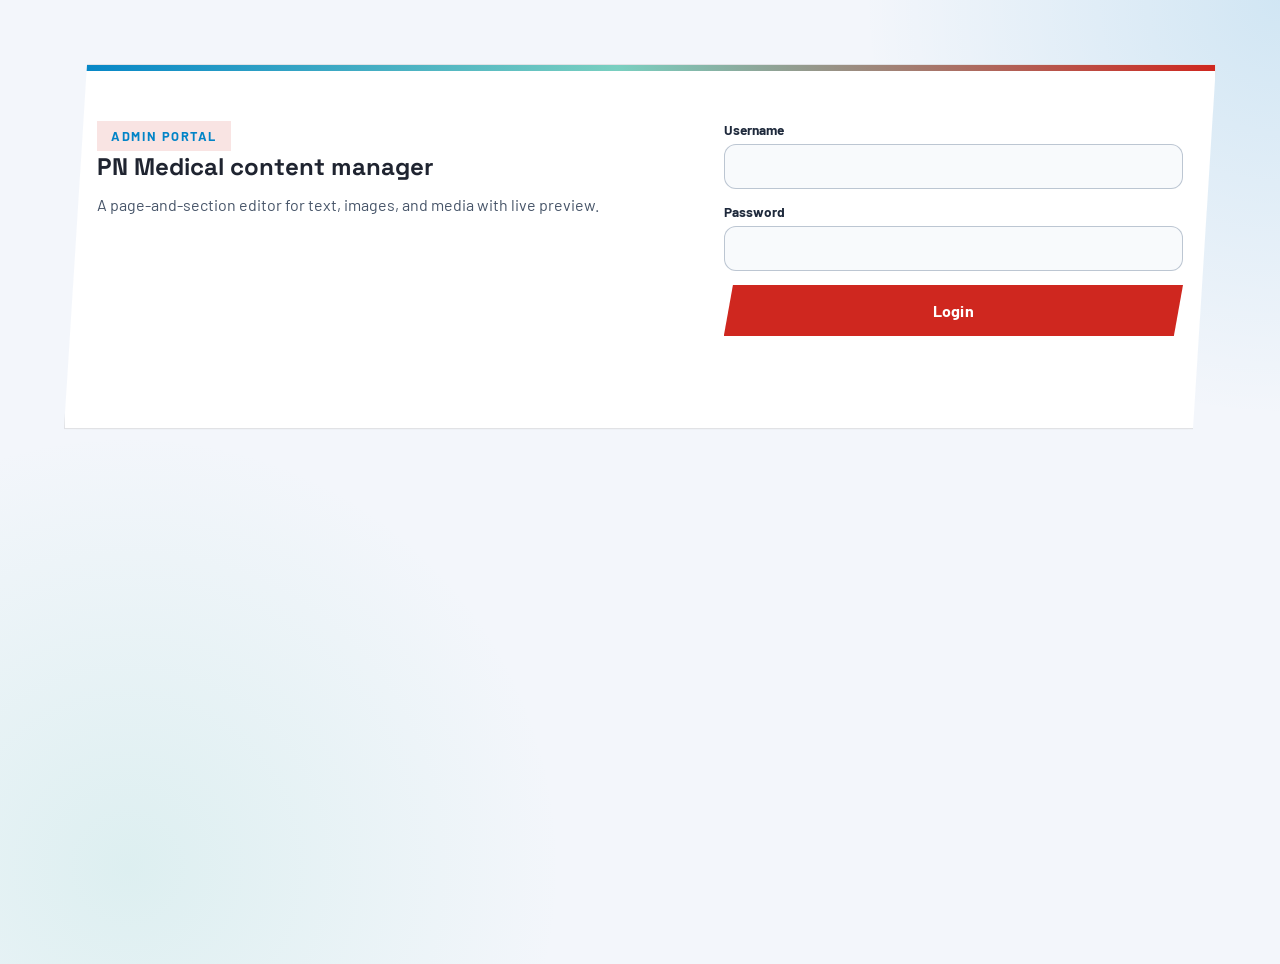
<file: admin.html>
<!DOCTYPE html>
<html lang="en">
<head>
    <meta charset="UTF-8">
    <meta name="viewport" content="width=device-width, initial-scale=1.0">
    <title>PN Medical | Admin</title>
    <meta name="description" content="PN Medical content administration panel.">
    <link rel="preconnect" href="https://fonts.googleapis.com">
    <link rel="preconnect" href="https://fonts.gstatic.com" crossorigin>
    <link href="https://fonts.googleapis.com/css2?family=Barlow:wght@400;500;600;700;800&family=Space+Grotesk:wght@500;700&display=swap" rel="stylesheet">
    <link rel="stylesheet" href="styles.css">
    <link rel="stylesheet" href="admin.css">
</head>
<body class="admin-page">
    <main class="admin-shell">
        <section id="admin-login" class="admin-login angular-card">
            <div class="admin-login__copy">
                <span class="eyebrow">Admin Portal</span>
                <h1>PN Medical content manager</h1>
                <p>A page-and-section editor for text, images, and media with live preview.</p>
            </div>
            <form id="admin-login-form" class="admin-login__form">
                <label>
                    <span>Username</span>
                    <input type="text" name="username" autocomplete="username" required>
                </label>
                <label>
                    <span>Password</span>
                    <input type="password" name="password" autocomplete="current-password" required>
                </label>
                <button class="button button--primary angular-card" type="submit">Login</button>
            </form>
            <p id="admin-login-error" class="admin-status admin-status--error" role="alert" aria-live="polite"></p>
        </section>

        <section id="admin-editor" class="admin-portal" hidden>
            <header class="admin-toolbar angular-card">
                <div class="admin-toolbar__title">
                    <span class="eyebrow">CMS Workspace</span>
                    <h1>Page-based editor with live preview</h1>
                    <p>Pick a page on the left, choose a section, then edit only the content for that block.</p>
                </div>
                <div class="admin-toolbar__actions">
                    <label class="admin-search">
                        <span>Search sections</span>
                        <input id="admin-search" type="search" placeholder="Search page sections or field names">
                    </label>
                    <button id="admin-save" class="button button--primary angular-card" type="button">Save</button>
                    <button id="admin-reset" class="button button--secondary angular-card" type="button">Reset</button>
                    <button id="admin-logout" class="button button--secondary angular-card" type="button">Logout</button>
                </div>
            </header>

            <p id="admin-status" class="admin-status" aria-live="polite"></p>

            <div class="admin-layout">
                <section class="admin-stage admin-preview-panel angular-card">
                    <div class="admin-panel__header">
                        <div>
                            <h2>Live preview</h2>
                            <p id="admin-preview-caption">Current page view for the selected section.</p>
                        </div>
                    </div>
                    <div class="admin-preview-toolbar" role="toolbar" aria-label="Preview viewport selector">
                        <button type="button" class="admin-preview-toolbar__button is-active" data-viewport="mobile" aria-label="Mobile 375 by 667">📱 Mobile</button>
                        <button type="button" class="admin-preview-toolbar__button" data-viewport="tablet" aria-label="Tablet 768 by 1024">📱 Tablet</button>
                        <button type="button" class="admin-preview-toolbar__button" data-viewport="laptop" aria-label="Laptop 1024 by 768">💻 Laptop</button>
                        <button type="button" class="admin-preview-toolbar__button" data-viewport="wide" aria-label="Wide screen 1440 pixels">📺 Wide</button>
                    </div>
                    <div class="admin-preview-frame__shell">
                        <div class="admin-preview-frame__viewport" id="admin-preview-viewport" data-viewport="mobile">
                            <iframe id="admin-preview-frame" title="PN Medical live preview"></iframe>
                        </div>
                    </div>
                    <div id="admin-preview-links" class="admin-preview-links"></div>
                </section>

                <aside class="admin-workbench">
                    <header class="admin-selection angular-card">
                        <div>
                            <span class="eyebrow">Context</span>
                            <h2 id="admin-section-title"></h2>
                            <p id="admin-section-summary"></p>
                        </div>
                        <div class="admin-selection__meta">
                            <span id="admin-page-badge" class="admin-pill admin-pill--muted"></span>
                            <span id="admin-page-count" class="admin-pill admin-pill--muted"></span>
                            <span id="admin-section-count" class="admin-pill admin-pill--muted"></span>
                            <span id="admin-section-field-count" class="admin-pill"></span>
                            <span id="admin-section-preview-label" class="admin-pill admin-pill--muted"></span>
                            <div class="admin-selection__actions">
                                <button id="admin-save-section" class="button button--primary angular-card" type="button">Save section</button>
                                <button id="admin-revert-section" class="button button--secondary angular-card" type="button">Revert section</button>
                            </div>
                        </div>
                        <div class="admin-context-controls">
                            <label>
                                <span>Page</span>
                                <select id="admin-page-select" aria-label="Select page"></select>
                            </label>
                            <label>
                                <span>Section</span>
                                <select id="admin-section-select" aria-label="Select section"></select>
                            </label>
                        </div>
                    </header>

                    <section class="admin-selected-field angular-card">
                        <div class="admin-panel__header">
                            <div>
                                <h2>Selected element</h2>
                                <p id="admin-inspector-hint">Click an element in the live preview to open focused inspector controls.</p>
                            </div>
                            <span id="admin-selected-field-kind" class="admin-pill"></span>
                        </div>
                        <div id="admin-selected-field-editor" class="admin-selected-field__editor"></div>
                    </section>
                    <section class="admin-data-staging" aria-hidden="true">
                        <div id="admin-page-list" class="admin-page-list"></div>
                        <div id="admin-section-list" class="admin-section-list"></div>
                        <div id="admin-section-thumbs" class="admin-asset-library"></div>
                        <div id="admin-field-list" class="admin-field-list"></div>
                    </section>
                </aside>
            </div>
        </section>
    </main>

    <datalist id="admin-image-assets"></datalist>
    <datalist id="admin-media-assets"></datalist>

    <script src="site.js?v=20260724"></script>
    <script src="admin.js"></script>
</body>
</html>
</file>
<file: styles.css>
:root {
    --crimson-red: #cf271f;
    --deep-teal: #0f766e;
    --mint-teal: #79cfc0;
    --wine: #7f163d;
    --charcoal-slate: #1f2430;
    --sky-blue: #0284c7;
    --paper: #f8fafc;
    --mist: #e2e8f0;
    --ink: #0f172a;
    --white: #ffffff;
    --shadow-soft: 0 16px 40px rgba(15, 23, 42, 0.08);
    --shadow-card: 0 18px 36px rgba(15, 23, 42, 0.12);
    --max-width: 1180px;
}

* { box-sizing: border-box; }
html { scroll-behavior: smooth; }

body {
    margin: 0;
    font-family: "Barlow", sans-serif;
    color: var(--ink);
    overflow-x: hidden;
    background:
        radial-gradient(circle at top left, rgba(207, 39, 31, 0.08), transparent 24%),
        linear-gradient(180deg, #f3f4f6 0%, #f8fafc 35%, #ffffff 100%);
}

    body[data-page="products"] main,
    body[data-page="accreditation"] main,
    body[data-page="faq"] main,
    body[data-page="news"] main,
    body[data-page="contact"] main {
        background:
        radial-gradient(circle at 88% 8%, rgba(121, 207, 192, 0.11), transparent 24%),
        radial-gradient(circle at 8% 95%, rgba(126, 22, 61, 0.08), transparent 30%);
    }

a { color: inherit; text-decoration: none; }
img, video { display: block; max-width: 100%; }
button, input, textarea, select { font: inherit; }

.container {
    width: min(calc(100% - 2rem), var(--max-width));
    margin: 0 auto;
}

.section { padding: 5rem 0; }
.section--tight { padding: 4rem 0; }

body[data-page="home"] .section { padding: 3.35rem 0; }

body[data-page="home"] .section--tight { padding: 2.35rem 0; }

.eyebrow {
    display: inline-flex;
    align-items: center;
    gap: 0.5rem;
    padding: 0.45rem 0.9rem;
    font-size: 0.8rem;
    font-weight: 700;
    letter-spacing: 0.12em;
    text-transform: uppercase;
    background: rgba(207, 39, 31, 0.12);
    color: var(--sky-blue);
}

.angular-card { clip-path: polygon(2% 0%, 100% 0%, 98% 100%, 0% 100%); }
.angular-hero-banner { clip-path: polygon(0 0, 100% 0, 100% 90%, 0 100%); }

@supports not (clip-path: polygon(0 0, 100% 0, 100% 100%, 0 100%)) {
    .angular-card,
    .angular-hero-banner {
        clip-path: none;
        border-radius: 14px;
    }
}

.top-bar {
    background: var(--charcoal-slate);
    color: var(--white);
    font-size: 0.85rem;
}

.top-bar__inner {
    min-height: 2.85rem;
    display: flex;
    justify-content: space-between;
    align-items: center;
    gap: 1rem;
    flex-wrap: wrap;
}

.top-bar__item {
    display: inline-flex;
    align-items: center;
    gap: 0.45rem;
}

.top-bar a { color: #8bc2f4; }

.site-header {
    position: sticky;
    top: 0;
    z-index: 20;
    background: rgba(255, 255, 255, 0.97);
    backdrop-filter: blur(18px);
    border-bottom: 1px solid rgba(148, 163, 184, 0.18);
}

.site-header::before {
    content: "";
    position: absolute;
    inset: 0 0 auto;
    height: 0.35rem;
    background: linear-gradient(90deg, var(--crimson-red), #ef4444 58%, var(--crimson-red));
}

.site-header__inner {
    min-height: 5.65rem;
    display: flex;
    justify-content: space-between;
    align-items: center;
    gap: 1.5rem;
}

.brand {
    display: inline-flex;
    align-items: center;
    gap: 1rem;
}

.brand__logo {
    width: clamp(11rem, 18vw, 16rem);
    height: auto;
    flex: 0 0 auto;
}

.brand__tagline,
.hero__copy h1,
.section-heading h2,
.page-intro h1,
.product-feature__content h3 {
    font-family: "Space Grotesk", sans-serif;
}

.brand__tagline {
    max-width: 20rem;
    font-size: 0.92rem;
    line-height: 1.35;
    color: #475569;
}

.site-nav {
    display: flex;
    align-items: center;
    gap: 1.25rem;
    flex-wrap: wrap;
    justify-content: flex-end;
}

.menu-toggle {
    display: none;
    width: 3rem;
    height: 3rem;
    border: 1px solid rgba(148, 163, 184, 0.5);
    border-radius: 0.75rem;
    background: rgba(255, 255, 255, 0.95);
    align-items: center;
    justify-content: center;
    gap: 0.28rem;
    flex-direction: column;
    cursor: pointer;
}

.menu-toggle span {
    display: block;
    width: 1.35rem;
    height: 0.14rem;
    background: var(--charcoal-slate);
    transition: transform 0.2s ease, opacity 0.2s ease;
}

.menu-toggle.is-open span:nth-child(1) {
    transform: translateY(0.42rem) rotate(45deg);
}

.menu-toggle.is-open span:nth-child(2) {
    opacity: 0;
}

.menu-toggle.is-open span:nth-child(3) {
    transform: translateY(-0.42rem) rotate(-45deg);
}

.site-nav a {
    font-size: 0.95rem;
    font-weight: 700;
    color: #334155;
}

.site-nav a:hover,
.site-nav a:focus-visible,
.site-nav a.is-active {
    color: var(--crimson-red);
}

.hero {
    position: relative;
    overflow: hidden;
    background:
        radial-gradient(circle at 70% 22%, rgba(121, 207, 192, 0.24), transparent 22%),
        radial-gradient(circle at 58% 34%, rgba(126, 22, 61, 0.45), transparent 32%),
        linear-gradient(132deg, #171c28 34%, #761735 72%, #cc2340 100%);
    color: var(--white);
}

.hero::before,
.hero::after {
    content: "";
    position: absolute;
    width: 24rem;
    height: 24rem;
    background: rgba(255, 255, 255, 0.08);
    transform: rotate(26deg);
}

.hero::before { inset: auto auto -14% -8%; }
.hero::after { inset: 8% -10% auto auto; background: rgba(121, 207, 192, 0.24); }

.hero__layout {
    position: relative;
    z-index: 1;
    min-height: 38rem;
    display: grid;
    grid-template-columns: 1.02fr 0.98fr;
    gap: 2rem;
    align-items: center;
    padding: 4.5rem 0 6.5rem;
}

.hero__copy { display: grid; align-content: center; }

.hero__copy .eyebrow {
    background: rgba(121, 207, 192, 0.2);
    color: #d8fff8;
}

.hero__copy h1 {
    margin: 1rem 0;
    font-size: clamp(2.7rem, 6vw, 5.4rem);
    line-height: 0.92;
    letter-spacing: -0.05em;
    text-transform: uppercase;
    text-shadow: 0 12px 28px rgba(0, 0, 0, 0.34);
}

.hero__copy h1 span {
    display: inline-block;
    margin-top: 0.45rem;
    padding: 0.25rem 0.7rem;
    background: linear-gradient(90deg, rgba(121, 207, 192, 0.95), rgba(145, 225, 213, 0.92));
    color: #11343a;
    text-align: center;
    transform: rotate(-2.5deg);
    transform-origin: left center;
}

.hero__copy p {
    max-width: 40rem;
    font-size: 1.15rem;
    line-height: 1.7;
    color: rgba(255, 255, 255, 0.84);
}

.hero__actions {
    margin-top: 2rem;
    display: flex;
    flex-wrap: wrap;
    gap: 1rem;
}

.button {
    display: inline-flex;
    align-items: center;
    justify-content: center;
    min-height: 3.2rem;
    padding: 0 1.35rem;
    border: none;
    color: var(--white);
    font-weight: 700;
    letter-spacing: 0.01em;
    cursor: pointer;
    transition: transform 0.2s ease, box-shadow 0.2s ease, background 0.2s ease;
}

.button:hover,
.button:focus-visible {
    transform: translateY(-2px);
    box-shadow: var(--shadow-card);
}

.button--primary { background: var(--crimson-red); }
.button--secondary { background: var(--charcoal-slate); }

.hero__panel {
    justify-self: end;
    width: min(100%, 34rem);
    padding: 1rem;
    background: linear-gradient(170deg, rgba(17, 22, 35, 0.78), rgba(17, 22, 35, 0.48));
    border: 1px solid rgba(255, 255, 255, 0.12);
    box-shadow: var(--shadow-soft);
}

.hero__showcase { display: grid; gap: 0.85rem; }

.hero__video-card,
.hero__insight-card {
    overflow: hidden;
    background: rgba(15, 23, 42, 0.4);
    border: 1px solid rgba(255, 255, 255, 0.12);
}

.hero__insight-card {
    border-left: 4px solid var(--mint-teal);
}

.hero__video-card video {
    width: 100%;
    aspect-ratio: 16 / 9;
    object-fit: contain;
    background: #ffffff;
}

.hero__video-copy,
.hero__insight-card { padding: 1rem 1.1rem 1.15rem; }
.hero__video-copy { display: grid; gap: 0.35rem; }
.hero__video-copy strong, .hero__insight-card strong { font-size: 1rem; }

.hero__video-copy span,
.hero__insight-card ul {
    color: rgba(255, 255, 255, 0.78);
    line-height: 1.55;
}

.hero__insight-card ul {
    margin: 0.85rem 0 0;
    padding-left: 1rem;
    display: grid;
    gap: 0.65rem;
}

.hero__metrics-list {
    margin: 1.5rem 0 0;
    padding: 0;
    list-style: none;
    display: flex;
    flex-wrap: wrap;
    gap: 0.75rem;
}

.hero__metric-pill {
    padding: 0.75rem 0.95rem;
    background: rgba(121, 207, 192, 0.2);
    color: rgba(255, 255, 255, 0.9);
    font-size: 0.95rem;
    line-height: 1.4;
}

.flyer-spotlight {
    padding-top: 2.8rem;
}

.flyer-spotlight__layout {
    display: grid;
    grid-template-columns: 1.16fr 0.84fr;
    gap: 1.2rem;
}

.flyer-spotlight__main,
.flyer-spotlight__cta {
    background: rgba(255, 255, 255, 0.96);
    border: 1px solid rgba(226, 232, 240, 0.92);
    box-shadow: var(--shadow-soft);
    padding: 1.25rem;
}

.flyer-spotlight__copy h2 {
    margin: 0;
    font-size: clamp(1.7rem, 3.3vw, 2.4rem);
    color: var(--charcoal-slate);
    font-family: "Space Grotesk", sans-serif;
}

.flyer-spotlight__copy p {
    margin: 0.85rem 0 0;
    color: #475569;
    line-height: 1.65;
}

.flyer-spotlight__emphasis {
    font-weight: 700;
    color: #334155;
}

.flyer-spotlight__protocol {
    margin-top: 1rem;
    padding: 1rem;
    background: linear-gradient(180deg, rgba(121, 207, 192, 0.26), rgba(121, 207, 192, 0.1));
    border: 1px solid rgba(121, 207, 192, 0.45);
}

.flyer-spotlight__protocol h3 {
    margin: 0 0 0.75rem;
    color: #21434a;
    font-size: 1.3rem;
}

.flyer-spotlight__protocol img {
    width: 100%;
    height: auto;
}

.flyer-spotlight__protocol-footer {
    margin: 0.7rem 0 0;
    text-align: center;
    font-weight: 700;
    color: #21434a;
}

.flyer-spotlight__disclaimer {
    margin: 0.95rem 0 0;
    font-size: 0.82rem;
    font-style: italic;
    line-height: 1.55;
    color: #475569;
}

.flyer-spotlight__cta {
    background: linear-gradient(163deg, #7f163d 0%, #b01c3d 54%, #c32649 100%);
    color: var(--white);
    display: grid;
    align-content: start;
    justify-items: center;
    gap: 1rem;
    position: relative;
    overflow: hidden;
}

.flyer-spotlight__cta::after {
    content: "";
    position: absolute;
    width: 140%;
    height: 2.9rem;
    background: linear-gradient(90deg, rgba(121, 207, 192, 1), rgba(180, 239, 229, 1));
    left: -20%;
    top: 1rem;
    transform: rotate(-8deg);
    opacity: 0.85;
}

.flyer-spotlight__badge {
    margin-top: 2.2rem;
    width: min(14rem, 88%);
    height: auto;
    z-index: 1;
}

.flyer-spotlight__cta h3 {
    margin: 0;
    text-align: center;
    font-size: clamp(1.7rem, 3.5vw, 2.5rem);
    line-height: 1.05;
    font-family: "Space Grotesk", sans-serif;
    z-index: 1;
}

.flyer-spotlight__cta ul {
    margin: 0;
    padding: 0;
    list-style: none;
    display: grid;
    gap: 0.4rem;
    text-align: center;
    z-index: 1;
}

.flyer-spotlight__cta .button {
    z-index: 1;
}

.hero__metric {
    display: grid;
    gap: 1rem;
}

.hero__metric-card {
    padding: 1.35rem;
    background: rgba(15, 23, 42, 0.26);
    border: 1px solid rgba(255, 255, 255, 0.08);
}

.hero__metric-card strong {
    display: block;
    margin-bottom: 0.35rem;
    font-size: 1rem;
}

.page-intro {
    position: relative;
    overflow: hidden;
    padding: 3.2rem 0 2.8rem;
    background:
        var(--intro-orb-a, radial-gradient(circle at 74% 18%, rgba(121, 207, 192, 0.24), transparent 24%)),
        var(--intro-orb-b, radial-gradient(circle at 18% 82%, rgba(126, 22, 61, 0.32), transparent 32%)),
        var(--intro-main-gradient, linear-gradient(132deg, #171c28 34%, #761735 72%, #cc2340 100%));
    color: var(--white);
}

.page-intro::before,
.page-intro::after {
    content: "";
    position: absolute;
    width: 22rem;
    height: 22rem;
    transform: rotate(24deg);
    z-index: 0;
}

.page-intro::before {
    inset: auto -8% -58% auto;
    background: var(--intro-shape-a, rgba(121, 207, 192, 0.22));
}

.page-intro::after {
    inset: -56% auto auto -10%;
    background: var(--intro-shape-b, rgba(255, 255, 255, 0.1));
}

.page-intro__layout {
    position: relative;
    z-index: 1;
    display: grid;
    grid-template-columns: minmax(0, 1.15fr) minmax(18rem, 0.85fr);
    align-items: start;
    gap: 2rem;
}

.section-heading {
    display: flex;
    justify-content: space-between;
    align-items: flex-start;
    gap: 1rem;
}

.page-intro__side,
.section-heading__side {
    width: min(100%, 22rem);
    display: grid;
    gap: 0.85rem;
}

.context-visual-card {
    padding: 0.65rem;
    background: rgba(255, 255, 255, 0.92);
    border: 1px solid rgba(226, 232, 240, 0.92);
    box-shadow: var(--shadow-soft);
}

.context-visual-card img {
    width: 100%;
    height: 10.5rem;
    object-fit: cover;
    object-position: center;
    border-radius: 0.65rem;
}

.context-visual-card h3 {
    margin: 0.6rem 0 0;
    font-size: 0.98rem;
    color: var(--charcoal-slate);
}

.page-intro h1,
.section-heading h2 {
    margin: 0.8rem 0 0;
    font-size: clamp(2rem, 4vw, 3rem);
    color: var(--charcoal-slate);
}

.page-intro h1 {
    color: var(--white);
    text-shadow: 0 10px 22px rgba(0, 0, 0, 0.28);
}

.page-intro h1::after,
.section-heading h2::after {
    content: "";
    display: block;
    width: 5.5rem;
    height: 0.32rem;
    margin-top: 0.9rem;
    background: linear-gradient(90deg, var(--crimson-red), rgba(207, 39, 31, 0));
}

.page-intro h1::after {
    background: linear-gradient(90deg, rgba(121, 207, 192, 1), rgba(121, 207, 192, 0));
}

.page-intro p,
.section-heading p,
.overview-card p,
.summary-panel p,
.callout-panel p,
.product-card__body p,
.news-card__body p,
.faq-answer,
.inquiry__copy p,
.panel-card p,
.product-feature__content p,
.product-feature__warning p,
.compliance-band p {
    margin: 0;
    color: #475569;
    line-height: 1.68;
}

.page-intro p {
    color: rgba(255, 255, 255, 0.86);
}

.page-intro .eyebrow {
    background: rgba(121, 207, 192, 0.2);
    color: #0284c7;
}

body[data-page="products"] {
    --intro-main-gradient: linear-gradient(132deg, #14202a 28%, #0f5f67 66%, #0f766e 100%);
    --intro-orb-a: radial-gradient(circle at 86% 22%, rgba(147, 224, 213, 0.26), transparent 24%);
    --intro-orb-b: radial-gradient(circle at 20% 82%, rgba(2, 132, 199, 0.2), transparent 30%);
    --intro-shape-a: rgba(121, 207, 192, 0.22);
    --intro-shape-b: rgba(255, 255, 255, 0.12);
}

body[data-page="accreditation"] {
    --intro-main-gradient: linear-gradient(132deg, #161a24 34%, #4a355f 68%, #7f163d 100%);
    --intro-orb-a: radial-gradient(circle at 82% 18%, rgba(213, 195, 255, 0.24), transparent 25%);
    --intro-orb-b: radial-gradient(circle at 18% 84%, rgba(121, 207, 192, 0.2), transparent 28%);
    --intro-shape-a: rgba(196, 167, 255, 0.22);
    --intro-shape-b: rgba(255, 255, 255, 0.1);
}

body[data-page="faq"] {
    --intro-main-gradient: linear-gradient(132deg, #132030 30%, #1f4f77 66%, #0284c7 100%);
    --intro-orb-a: radial-gradient(circle at 80% 22%, rgba(156, 219, 255, 0.26), transparent 24%);
    --intro-orb-b: radial-gradient(circle at 14% 80%, rgba(121, 207, 192, 0.2), transparent 30%);
    --intro-shape-a: rgba(135, 212, 255, 0.2);
    --intro-shape-b: rgba(255, 255, 255, 0.12);
}

body[data-page="news"] {
    --intro-main-gradient: linear-gradient(132deg, #1d1f2d 30%, #5a1e45 64%, #cf271f 100%);
    --intro-orb-a: radial-gradient(circle at 84% 18%, rgba(255, 181, 205, 0.25), transparent 24%);
    --intro-orb-b: radial-gradient(circle at 16% 84%, rgba(121, 207, 192, 0.18), transparent 28%);
    --intro-shape-a: rgba(255, 180, 197, 0.2);
    --intro-shape-b: rgba(255, 255, 255, 0.1);
}

body[data-page="contact"] {
    --intro-main-gradient: linear-gradient(132deg, #152026 30%, #315366 62%, #0f766e 100%);
    --intro-orb-a: radial-gradient(circle at 84% 20%, rgba(161, 238, 227, 0.24), transparent 24%);
    --intro-orb-b: radial-gradient(circle at 16% 84%, rgba(177, 204, 255, 0.2), transparent 28%);
    --intro-shape-a: rgba(147, 235, 222, 0.2);
    --intro-shape-b: rgba(255, 255, 255, 0.1);
}

.page-intro p,
.section-heading p { max-width: 40rem; }

.overview-grid,
.news-grid,
.product-grid {
    display: grid;
    grid-template-columns: repeat(auto-fit, minmax(280px, 1fr));
    gap: 1.5rem;
}

.accreditation-gallery {
    margin-top: 1.4rem;
    display: grid;
    grid-template-columns: repeat(auto-fit, minmax(220px, 1fr));
    gap: 1rem;
}

.accreditation-gallery__card {
    background: rgba(255, 255, 255, 0.96);
    border: 1px solid rgba(226, 232, 240, 0.92);
    box-shadow: var(--shadow-soft);
    overflow: hidden;
}

.accreditation-gallery__card img {
    width: 100%;
    height: 12rem;
    object-fit: cover;
    object-position: center;
    background: #f8fafc;
}

.accreditation-gallery__copy {
    padding: 0.95rem;
}

.accreditation-gallery__copy h3 {
    margin: 0;
    color: var(--charcoal-slate);
    font-size: 1.02rem;
}

.accreditation-gallery__copy p {
    margin: 0.6rem 0 0;
    color: #475569;
    line-height: 1.55;
    font-size: 0.94rem;
}

.overview-card,
.summary-panel,
.callout-panel,
.product-card,
.news-card,
.faq-item,
.panel-card,
.product-feature,
.catalog-panel,
.compliance-band {
    background: rgba(255, 255, 255, 0.96);
    border: 1px solid rgba(226, 232, 240, 0.92);
    box-shadow: var(--shadow-soft);
}

.overview-card {
    padding: 1.6rem;
    display: grid;
    gap: 0.8rem;
}

.overview-card h3,
.summary-panel h2,
.callout-panel h2,
.panel-card h3,
.news-card__body h3,
.product-card__body h3,
.product-feature__list h4,
.product-feature__warning strong,
.product-feature__content h3 {
    margin: 0;
    color: var(--charcoal-slate);
}

.overview-card a,
.site-footer__nav a { color: var(--crimson-red); font-weight: 700; }

.preview-link span {
    color: rgba(255, 255, 255, 0.92);
    font-weight: 700;
}

.preview-links {
    display: grid;
    grid-template-columns: repeat(auto-fit, minmax(280px, 1fr));
    gap: 1rem;
}

.preview-link {
    padding: 1.6rem;
    background: linear-gradient(145deg, rgba(31, 36, 48, 0.95), rgba(207, 39, 31, 0.9));
    color: var(--white);
    display: grid;
    gap: 0.6rem;
}

.preview-link strong { font-size: 1.25rem; }

.summary-panel,
.callout-panel {
    padding: 2rem;
    display: grid;
    grid-template-columns: 1.1fr 0.9fr;
    gap: 1.5rem;
    align-items: center;
}

.callout-panel { background: linear-gradient(145deg, rgba(31, 36, 48, 0.98), rgba(31, 36, 48, 0.9)); }
.callout-panel h2, .callout-panel p { color: var(--white); }

.credibility {
    display: grid;
    grid-template-columns: 1.15fr 0.85fr;
    gap: 1.5rem;
}

.panel-card { padding: 2rem; }
.panel-card--accent { border-left: 5px solid var(--crimson-red); }

.credentials-list,
.stats-list,
.contact-list {
    margin: 1.25rem 0 0;
    padding: 0;
    list-style: none;
    display: grid;
    gap: 0.85rem;
}

.credentials-list li,
.stats-list li,
.contact-list li {
    padding-bottom: 0.85rem;
    border-bottom: 1px solid rgba(148, 163, 184, 0.2);
}

.product-feature {
    margin-bottom: 2rem;
    overflow: hidden;
}

.product-jump-panel {
    margin-bottom: 2rem;
    padding: 1.4rem;
    background: rgba(255, 255, 255, 0.96);
    border: 1px solid rgba(226, 232, 240, 0.92);
    box-shadow: var(--shadow-soft);
}

.product-jump-panel h3 {
    margin: 0 0 0.9rem;
    color: var(--charcoal-slate);
    font-family: "Space Grotesk", sans-serif;
}

.product-jump-links {
    display: grid;
    grid-template-columns: repeat(auto-fit, minmax(220px, 1fr));
    gap: 0.75rem;
}

.product-jump-link {
    min-height: 2.9rem;
    padding: 0.75rem 0.95rem;
    display: inline-flex;
    align-items: center;
    background: #f8fbfd;
    border: 1px solid rgba(207, 39, 31, 0.15);
    color: #334155;
    font-weight: 700;
}

.product-jump-link:hover,
.product-jump-link:focus-visible {
    color: var(--crimson-red);
    border-color: rgba(207, 39, 31, 0.35);
}

.product-feature__layout {
    display: grid;
    grid-template-columns: 1.08fr 0.92fr;
    align-items: stretch;
}

.product-feature__visual {
    padding: 1.1rem;
    background: linear-gradient(180deg, rgba(248, 250, 252, 0.94), rgba(226, 232, 240, 0.94)), var(--paper);
    display: grid;
    place-items: center;
    min-height: 100%;
}

.product-feature__visual img {
    width: min(100%, 38rem);
    height: auto;
    max-height: clamp(20rem, 42vw, 34rem);
    object-fit: contain;
    object-position: center;
    padding: 0.45rem;
    border-radius: 0.9rem;
    background: rgba(255, 255, 255, 0.82);
    border: 1px solid rgba(226, 232, 240, 0.95);
    box-shadow: 0 18px 40px rgba(15, 23, 42, 0.18);
}

.product-feature__content {
    padding: 2rem;
    display: grid;
    gap: 1.2rem;
    order: 1;
}

.product-feature__visual {
    order: 2;
}

.product-feature__content h3 {
    font-size: clamp(2rem, 3vw, 2.75rem);
    line-height: 1.05;
}

.product-feature__lists {
    display: grid;
    grid-template-columns: repeat(2, minmax(0, 1fr));
    gap: 1rem;
}

.product-feature__list,
.product-feature__benefits,
.product-feature__warning,
.catalog-panel,
.compliance-band {
    padding: 1.2rem;
    background: #f8fbfd;
    border: 1px solid rgba(207, 39, 31, 0.12);
}

.product-feature__list ul {
    margin: 0.9rem 0 0;
    padding-left: 1.1rem;
    display: grid;
    gap: 0.6rem;
    color: #334155;
    line-height: 1.55;
}

.product-feature__benefits {
    display: flex;
    flex-wrap: wrap;
    gap: 0.7rem;
}

.product-feature__benefits span {
    display: inline-flex;
    align-items: center;
    min-height: 2.5rem;
    padding: 0.55rem 0.9rem;
    background: rgba(207, 39, 31, 0.08);
    color: var(--crimson-red);
    font-weight: 700;
}

.product-feature__warning {
    border-color: rgba(207, 39, 31, 0.2);
    background: rgba(207, 39, 31, 0.06);
}

.catalog-panel { padding: 1.5rem; background: rgba(255, 255, 255, 0.85); }

.filter-bar {
    display: flex;
    gap: 0.75rem;
    flex-wrap: wrap;
    margin-bottom: 1.75rem;
}

.filter-chip {
    padding: 0.75rem 1rem;
    border: 1px solid rgba(207, 39, 31, 0.2);
    background: rgba(255, 255, 255, 0.9);
    color: var(--charcoal-slate);
    font-weight: 700;
    cursor: pointer;
}

.filter-chip.is-active {
    background: var(--crimson-red);
    color: var(--white);
    border-color: var(--crimson-red);
}

.product-card { overflow: hidden; transition: transform 0.25s ease, box-shadow 0.25s ease; }
.product-card:hover, .product-card:focus-within { transform: translateY(-6px); box-shadow: var(--shadow-card); }

.product-card__media {
    min-height: 12rem;
    padding: 1.5rem;
    background: linear-gradient(145deg, rgba(31, 36, 48, 0.08), rgba(207, 39, 31, 0.08)), var(--paper);
    display: grid;
    align-content: space-between;
    gap: 1rem;
}

.product-card__media-top {
    display: flex;
    align-items: center;
    justify-content: space-between;
    gap: 1rem;
}

.product-card__art {
    display: grid;
    place-items: center;
    min-height: 11rem;
    padding: 0.35rem;
    border-radius: 0.95rem;
    background: rgba(255, 255, 255, 0.72);
    border: 1px solid rgba(226, 232, 240, 0.9);
}

.product-card__art img {
    width: min(100%, 15.5rem);
    height: auto;
    max-height: 10.5rem;
    object-fit: contain;
    object-position: center;
    border-radius: 0.7rem;
    box-shadow: 0 12px 20px rgba(15, 23, 42, 0.14);
}

.product-card__art svg {
    width: min(100%, 15rem);
    height: auto;
    filter: drop-shadow(0 18px 24px rgba(15, 23, 42, 0.16));
}

.product-card__tag,
.news-card__date {
    display: inline-flex;
    align-items: center;
    width: fit-content;
    font-size: 0.8rem;
    font-weight: 800;
    letter-spacing: 0.1em;
    text-transform: uppercase;
}

.product-card__tag {
    padding: 0.45rem 0.8rem;
    background: rgba(207, 39, 31, 0.12);
    color: var(--crimson-red);
}

.product-card__body,
.news-card__body,
.faq-item,
.inquiry__form { padding: 1.5rem; }

.product-card__body h3,
.news-card__body h3 {
    margin-top: 0;
    margin-bottom: 0.75rem;
    font-size: 1.5rem;
    color: var(--charcoal-slate);
}

.product-card__actions { margin-top: 1.25rem; }

.product-empty {
    padding: 2rem;
    border: 1px dashed rgba(207, 39, 31, 0.35);
    background: rgba(255, 255, 255, 0.7);
    color: #475569;
}

.faq-list { display: grid; gap: 0.85rem; }

.faq-item {
    padding: 1.2rem 1.5rem;
    overflow: hidden;
    border-left: 4px solid rgba(207, 39, 31, 0.22);
    background: rgba(255, 255, 255, 0.98);
}

.faq-question {
    margin: 0;
    color: var(--crimson-red);
    font-size: 1.05rem;
    line-height: 1.35;
}

.faq-answer {
    margin-top: 0.7rem;
}

.accordion {
    width: 100%;
    display: flex;
    justify-content: space-between;
    align-items: center;
    gap: 1rem;
    padding: 1.2rem 1.5rem;
    border: 0;
    background: transparent;
    text-align: left;
    font-size: 1rem;
    font-weight: 700;
    color: var(--charcoal-slate);
    cursor: pointer;
}

.accordion__icon {
    width: 2rem;
    height: 2rem;
    display: grid;
    place-items: center;
    border-radius: 999px;
    background: rgba(207, 39, 31, 0.12);
    color: var(--crimson-red);
    transition: transform 0.25s ease, background 0.25s ease, color 0.25s ease;
}

.accordion.active { color: var(--crimson-red); }
.accordion.active .accordion__icon { transform: rotate(180deg); background: var(--crimson-red); color: var(--white); }

.panel {
    max-height: 0;
    overflow: hidden;
    padding: 0 1.5rem;
    background: #f8fbfd;
    transition: max-height 0.3s ease-out, padding 0.3s ease-out;
}

.news-card { border-top: 4px solid var(--crimson-red); }
.news-card__date { margin-bottom: 0.8rem; color: var(--crimson-red); }

.social-feed-grid {
    display: grid;
    grid-template-columns: 1fr 1fr;
    gap: 1.25rem;
}

.social-feed-card {
    padding: 1.2rem;
    background: rgba(255, 255, 255, 0.96);
    border: 1px solid rgba(226, 232, 240, 0.92);
    box-shadow: var(--shadow-soft);
    display: grid;
    gap: 0.9rem;
}

.social-feed-card header {
    display: flex;
    align-items: center;
    justify-content: space-between;
    gap: 1rem;
}

.social-feed-card h3 {
    margin: 0;
    color: var(--charcoal-slate);
    font-family: "Space Grotesk", sans-serif;
}

.social-feed-card header a {
    color: var(--crimson-red);
    font-weight: 700;
}

.social-feed-card iframe {
    width: 100%;
    max-width: 100%;
    border: 0;
    min-height: 34rem;
    background: #fff;
}

.social-feed-card--linkedin {
    background: linear-gradient(170deg, rgba(31, 36, 48, 0.98), rgba(31, 36, 48, 0.92));
    border-color: rgba(255, 255, 255, 0.12);
}

.social-feed-card--linkedin h3,
.social-feed-card--linkedin p,
.social-feed-card--linkedin li {
    color: var(--white);
}

.social-feed-card--linkedin ul {
    margin: 0;
    padding-left: 1.1rem;
    display: grid;
    gap: 0.75rem;
    line-height: 1.6;
}

.social-feed-actions {
    margin-top: auto;
}

.inquiry {
    background: linear-gradient(145deg, rgba(31, 36, 48, 0.98), rgba(31, 36, 48, 0.92));
    color: var(--white);
}

.inquiry__layout {
    display: grid;
    grid-template-columns: 0.9fr 1.1fr;
    gap: 1.5rem;
    align-items: stretch;
}

.inquiry__copy,
.inquiry__form {
    padding: 2rem;
}

.inquiry__copy {
    background: rgba(255, 255, 255, 0.05);
}

.inquiry__form {
    background: rgba(255, 255, 255, 0.06);
    border: 1px solid rgba(255, 255, 255, 0.12);
}

.form-grid {
    display: grid;
    gap: 1rem;
}

.form-grid label {
    display: grid;
    gap: 0.45rem;
    font-weight: 600;
}

.form-grid input,
.form-grid textarea {
    width: 100%;
    padding: 0.9rem 1rem;
    color: var(--white);
    background: rgba(0, 0, 0, 0.2);
    border: 1px solid rgba(255, 255, 255, 0.2);
}

.form-grid input::placeholder,
.form-grid textarea::placeholder {
    color: rgba(255, 255, 255, 0.6);
}

.form-grid textarea {
    min-height: 9rem;
    resize: vertical;
}

.inquiry__status {
    min-height: 1.2rem;
    margin: 0;
    font-size: 0.92rem;
    font-weight: 600;
    letter-spacing: 0.01em;
}

.inquiry__status.is-success {
    color: #7ef3cc;
}

.inquiry__status.is-error {
    color: #ff9a9a;
}

.site-footer {
    padding: 4rem 0 0;
    color: rgba(255, 255, 255, 0.82);
    background: linear-gradient(180deg, #202224 0%, #1a1c1f 100%);
    border-top: 1px solid rgba(255, 255, 255, 0.08);
}

.site-footer__grid {
    display: grid;
    grid-template-columns: 1.2fr 0.8fr 1fr 1fr;
    gap: 2rem;
    align-items: start;
    padding-bottom: 2.5rem;
}

.site-footer__panel {
    display: flex;
    flex-direction: column;
    gap: 1rem;
}

.site-footer__panel h2,
.site-footer__panel h3 {
    margin: 0;
    color: #ffffff;
    font-family: "Space Grotesk", sans-serif;
}

.site-footer__panel p {
    margin: 0;
    line-height: 1.65;
    color: rgba(255, 255, 255, 0.78);
}

.site-footer__panel--intro {
    gap: 1.2rem;
}

.site-footer__cta-row {
    display: flex;
    flex-wrap: wrap;
    gap: 0.75rem;
}

.site-footer__checklist,
.site-footer__contact-list {
    margin: 0;
    padding: 0;
    list-style: none;
    display: grid;
    gap: 0.8rem;
}

.site-footer__checklist li,
.site-footer__contact-list li {
    position: relative;
    padding-left: 1.15rem;
    line-height: 1.55;
}

.site-footer__checklist li::before,
.site-footer__contact-list li::before {
    content: "•";
    position: absolute;
    left: 0;
    color: var(--crimson-red);
    font-weight: 700;
}

.site-footer__contact-list strong {
    color: #ffffff;
}

.site-footer__contact-list a {
    color: #ffffff;
    text-decoration: underline;
    text-decoration-color: rgba(255, 255, 255, 0.35);
}

.site-footer__products {
    display: grid;
    grid-template-columns: repeat(3, minmax(0, 1fr));
    gap: 0.75rem;
}

.site-footer__product {
    display: grid;
    gap: 0.45rem;
    padding: 0.55rem;
    border-radius: 0.9rem;
    background: rgba(255, 255, 255, 0.05);
    border: 1px solid rgba(255, 255, 255, 0.08);
    color: #ffffff;
    text-align: center;
}

.site-footer__product img {
    width: 100%;
    aspect-ratio: 1 / 1;
    object-fit: cover;
    border-radius: 0.65rem;
    background: #ffffff;
}

.site-footer__product span {
    font-size: 0.78rem;
    line-height: 1.35;
    color: rgba(255, 255, 255, 0.9);
}

.site-footer__nav {
    display: flex;
    gap: 0.9rem;
    flex-wrap: wrap;
    margin-top: 0.5rem;
}

.site-footer__nav a {
    color: var(--white);
    font-weight: 700;
    opacity: 0.82;
}

.site-footer__nav a:hover {
    opacity: 1;
}

.site-footer__bottom {
    border-top: 1px solid rgba(255, 255, 255, 0.08);
    background: rgba(0, 0, 0, 0.18);
}

.site-footer__bottom-inner {
    min-height: 4.4rem;
    display: flex;
    justify-content: space-between;
    align-items: center;
    gap: 1rem;
    flex-wrap: wrap;
    color: rgba(255, 255, 255, 0.7);
}

.site-footer__bottom-inner p {
    margin: 0;
}

.site-footer__bottom-inner a {
    width: 2.7rem;
    height: 2.7rem;
    border-radius: 50%;
    display: inline-flex;
    align-items: center;
    justify-content: center;
    border: 1px solid rgba(255, 255, 255, 0.2);
    color: #ff3b30;
    font-weight: 700;
}

.site-footer__bottom-inner a:hover {
    background: rgba(255, 255, 255, 0.06);
}

@media (max-width: 1180px) {
    .site-footer__grid {
        grid-template-columns: repeat(2, minmax(0, 1fr));
    }
}

@media (max-width: 760px) {
    .site-footer__grid {
        grid-template-columns: 1fr;
    }

    .site-footer__products {
        grid-template-columns: repeat(2, minmax(0, 1fr));
    }

    .site-footer__bottom-inner {
        flex-direction: column;
        align-items: flex-start;
    }
}

@media (max-width: 960px) {
    .hero__layout,
    .flyer-spotlight__layout,
    .summary-panel,
    .callout-panel,
    .credibility,
    .product-feature__layout,
    .product-feature__lists,
    .inquiry__layout,
    .social-feed-grid {
        grid-template-columns: 1fr;
    }

    .page-intro__layout {
        grid-template-columns: 1fr;
        gap: 1rem;
    }

    .section-heading {
        flex-direction: column;
        align-items: start;
    }

    .hero__panel {
        justify-self: stretch;
        width: 100%;
    }

    .page-intro__side,
    .section-heading__side {
        width: 100%;
    }

    .angular-card,
    .angular-hero-banner {
        clip-path: none;
        border-radius: 14px;
    }

    .social-feed-card iframe {
        min-height: 28rem;
    }
}

@media (max-width: 720px) {
    .section { padding: 4rem 0; }
    .section--tight { padding: 3rem 0; }

    .site-header__inner,
    .top-bar__inner { padding: 0.85rem 0; }

    .top-bar__inner {
        justify-content: flex-start;
        gap: 0.5rem 1rem;
    }

    .top-bar__item {
        width: 100%;
    }

    .brand {
        align-items: flex-start;
        flex-direction: column;
    }

    .brand__logo { width: min(16rem, 74vw); }
    .brand__tagline {
        max-width: none;
        font-size: 0.85rem;
    }

    .site-nav {
        display: none;
        gap: 0.55rem;
        justify-content: flex-start;
        width: 100%;
        padding: 0.9rem;
        margin-top: 0.55rem;
        border: 1px solid rgba(226, 232, 240, 0.95);
        background: rgba(255, 255, 255, 0.98);
        border-radius: 0.9rem;
    }

    .site-nav.is-open {
        display: grid;
        grid-template-columns: 1fr;
    }

    .site-nav a {
        font-size: 0.95rem;
        width: 100%;
        padding: 0.6rem 0.65rem;
        border-radius: 0.5rem;
    }

    .site-nav a.is-active {
        background: rgba(207, 39, 31, 0.1);
    }

    .menu-toggle {
        display: inline-flex;
        margin-left: auto;
    }

    .hero__layout {
        min-height: auto;
        padding: 4.5rem 0 6rem;
    }

    .hero__copy h1,
    .page-intro h1 { font-size: clamp(2.05rem, 11vw, 3.6rem); }

    .context-visual-card img {
        height: 9.2rem;
    }

    .hero__copy h1 span {
        transform: none;
        margin-top: 0.55rem;
    }

    .flyer-spotlight__cta::after {
        transform: rotate(-4deg);
    }

    .product-feature__content {
        padding: 1.35rem;
    }

    .product-feature__visual {
        padding: 0.8rem;
    }

    .product-feature__visual img {
        max-height: clamp(11.5rem, 48vw, 16.5rem);
    }

    .product-card__art {
        min-height: 9.2rem;
    }

    .product-card__art img {
        max-height: 8.4rem;
    }

    .product-card__body,
    .news-card__body,
    .inquiry__form {
        padding: 1.15rem;
    }
}
</file>
<file: admin.css>
.admin-page {
    min-height: 100vh;
    background:
        radial-gradient(circle at top right, rgba(2, 132, 199, 0.14), transparent 26%),
        radial-gradient(circle at 10% 90%, rgba(121, 207, 192, 0.18), transparent 30%),
        #f3f6fb;
}

.admin-page:not(.admin-authenticated) #admin-editor {
    display: none !important;
}

.admin-page.admin-authenticated #admin-login {
    display: none !important;
}

.admin-page:not(.admin-authenticated) #admin-login {
    display: grid !important;
}

.admin-shell {
    width: min(1440px, calc(100% - 2rem));
    margin: 1.5rem auto 3rem;
}

.admin-login,
.admin-toolbar,
.admin-panel,
.admin-selection,
.admin-selected-field,
.admin-preview-panel {
    background: #ffffff;
    border: 1px solid rgba(15, 23, 42, 0.12);
    box-shadow: 0 16px 35px rgba(15, 23, 42, 0.1);
}

.admin-login,
.admin-toolbar,
.admin-panel,
.admin-selection,
.admin-selected-field,
.admin-preview-panel,
.admin-page-card,
.admin-section-card,
.admin-preview-links a,
.admin-login__form input,
.admin-search input,
.admin-field input,
.admin-field textarea,
.admin-selected-field input,
.admin-selected-field textarea,
.admin-context-controls select {
    transition: transform 160ms ease, box-shadow 160ms ease, border-color 160ms ease, background-color 160ms ease;
}

.admin-login {
    display: grid;
    grid-template-columns: minmax(0, 1.05fr) minmax(320px, 0.8fr);
    gap: 1.5rem;
    padding: 2rem;
    margin: 4rem auto;
    max-width: 72rem;
    overflow: hidden;
}

.admin-login::before,
.admin-toolbar::before {
    content: "";
    display: block;
    grid-column: 1 / -1;
    height: 0.35rem;
    margin: -2rem -2rem 0;
    background: linear-gradient(90deg, #0284c7, #79cfc0 48%, #cf271f);
}

.admin-login__copy h1,
.admin-toolbar__title h1,
.admin-panel__header h2,
.admin-selection h2,
.admin-preview-panel h2 {
    margin: 0;
    font-family: "Space Grotesk", sans-serif;
    color: var(--charcoal-slate);
}

.admin-login__copy p,
.admin-toolbar__title p,
.admin-panel__header p,
.admin-selection p,
.admin-shot p {
    margin: 0.6rem 0 0;
    color: #475569;
    line-height: 1.6;
}

.admin-login__form {
    display: grid;
    gap: 0.9rem;
    align-content: start;
}

.admin-login__form label,
.admin-search {
    display: grid;
    gap: 0.35rem;
}

.admin-login__form span,
.admin-search span,
.admin-field label span {
    font-size: 0.85rem;
    font-weight: 700;
    color: #1e293b;
}

.admin-login__form input,
.admin-search input,
.admin-field input,
.admin-field textarea {
    width: 100%;
    border: 1px solid rgba(148, 163, 184, 0.6);
    border-radius: 0.75rem;
    padding: 0.75rem 0.85rem;
    background: #f8fafc;
}

.admin-login__form input:focus,
.admin-search input:focus,
.admin-field input:focus,
.admin-field textarea:focus,
.admin-selected-field input:focus,
.admin-selected-field textarea:focus,
.admin-context-controls select:focus {
    outline: 2px solid rgba(2, 132, 199, 0.3);
    border-color: #0284c7;
}

.admin-login__form input:hover,
.admin-search input:hover,
.admin-field input:hover,
.admin-field textarea:hover,
.admin-selected-field input:hover,
.admin-selected-field textarea:hover,
.admin-context-controls select:hover {
    border-color: rgba(2, 132, 199, 0.45);
    background: #ffffff;
}

.admin-status {
    min-height: 1.25rem;
    margin: 0 0 1rem;
    color: #0f766e;
    font-weight: 700;
}

.admin-status--error {
    color: #b91c1c;
}

.admin-portal {
    display: grid;
    gap: 1rem;
}

.admin-toolbar {
    display: flex;
    justify-content: space-between;
    gap: 1rem;
    align-items: flex-start;
    padding: 1.2rem 1.3rem;
    overflow: hidden;
}

.admin-toolbar__actions {
    display: flex;
    flex-wrap: wrap;
    gap: 0.7rem;
    justify-content: flex-end;
    align-items: flex-end;
}

.admin-search {
    min-width: 18rem;
}

.admin-layout {
    display: grid;
    grid-template-columns: minmax(0, 1.55fr) minmax(320px, 0.62fr);
    gap: 1rem;
    align-items: start;
}

.admin-stage,
.admin-workbench {
    display: grid;
    gap: 1rem;
}

.admin-panel,
.admin-selection,
.admin-selected-field,
.admin-preview-panel {
    padding: 1rem;
}

.admin-data-staging {
    display: none;
}

.admin-panel__header {
    display: flex;
    justify-content: space-between;
    gap: 1rem;
    align-items: flex-start;
    margin-bottom: 0.9rem;
}

.admin-panel__header p {
    margin: 0.35rem 0 0;
    color: #64748b;
    max-width: 36rem;
}

.admin-pill {
    display: inline-flex;
    align-items: center;
    min-height: 2.1rem;
    padding: 0.35rem 0.7rem;
    border-radius: 999px;
    background: rgba(2, 132, 199, 0.1);
    color: #0284c7;
    font-size: 0.8rem;
    font-weight: 700;
    white-space: nowrap;
}

.admin-pill--muted {
    background: rgba(15, 23, 42, 0.06);
    color: #334155;
}

.admin-page-list,
.admin-section-list,
.admin-preview-links {
    display: grid;
    gap: 0.75rem;
}

.admin-asset-library {
    display: grid;
    gap: 1rem;
}

.admin-asset-library__group {
    display: grid;
    gap: 0.65rem;
}

.admin-asset-library__group strong {
    font-size: 0.92rem;
    color: #1e293b;
    font-family: "Space Grotesk", sans-serif;
}

.admin-asset-chip-list {
    display: flex;
    flex-wrap: wrap;
    gap: 0.55rem;
}

.admin-asset-chip {
    display: inline-flex;
    align-items: center;
    padding: 0.5rem 0.75rem;
    border-radius: 999px;
    border: 1px solid rgba(148, 163, 184, 0.45);
    background: #f8fafc;
    color: #334155;
    font-size: 0.82rem;
    cursor: pointer;
}

.admin-asset-chip.is-active {
    border-color: rgba(2, 132, 199, 0.5);
    background: rgba(2, 132, 199, 0.1);
    color: #0284c7;
    font-weight: 700;
}

.admin-page-card,
.admin-section-card {
    width: 100%;
    text-align: left;
    border: 1px solid rgba(148, 163, 184, 0.35);
    border-radius: 1rem;
    background: linear-gradient(180deg, #ffffff, #f8fbff);
    padding: 0.9rem;
    cursor: pointer;
    display: grid;
    gap: 0.35rem;
    box-shadow: 0 0 0 rgba(15, 23, 42, 0);
}

.admin-page-card:hover,
.admin-section-card:hover,
.admin-preview-links a:hover {
    transform: translateY(-2px);
    box-shadow: 0 16px 28px rgba(15, 23, 42, 0.11);
}

.admin-page-card strong,
.admin-section-card strong,
.admin-selection h2 {
    font-family: "Space Grotesk", sans-serif;
    color: var(--charcoal-slate);
}

.admin-page-card span,
.admin-section-card span {
    font-size: 0.82rem;
    color: #64748b;
}

.admin-page-card p,
.admin-section-card p {
    margin: 0.25rem 0 0;
    color: #475569;
    line-height: 1.45;
}

.admin-page-card.is-active,
.admin-section-card.is-active {
    border-color: rgba(2, 132, 199, 0.55);
    box-shadow: 0 12px 24px rgba(2, 132, 199, 0.12);
    background: linear-gradient(180deg, rgba(240, 249, 255, 0.98), #ffffff);
}

.admin-selection {
    display: grid;
    gap: 1rem;
}

.admin-selection__meta {
    display: flex;
    flex-wrap: wrap;
    gap: 0.5rem;
}

.admin-context-controls {
    display: grid;
    grid-template-columns: repeat(2, minmax(0, 1fr));
    gap: 0.75rem;
}

.admin-context-controls label {
    display: grid;
    gap: 0.35rem;
}

.admin-context-controls span {
    font-size: 0.82rem;
    font-weight: 700;
    color: #1e293b;
}

.admin-context-controls select {
    width: 100%;
    border: 1px solid rgba(148, 163, 184, 0.6);
    border-radius: 0.75rem;
    padding: 0.68rem 0.85rem;
    background: #f8fafc;
    color: #0f172a;
}

.admin-selection__actions {
    display: flex;
    flex-wrap: wrap;
    gap: 0.5rem;
}

.admin-selected-field__back {
    display: inline-flex;
    align-items: center;
    gap: 0.35rem;
    margin-right: auto;
}

.admin-selected-field {
    padding: 1rem;
    display: grid;
    gap: 0.9rem;
    min-height: 22rem;
}

.admin-selected-field__editor {
    display: grid;
    gap: 1rem;
}

.admin-selected-field__preview {
    display: grid;
    gap: 0.65rem;
}

.admin-selected-field__preview img,
.admin-selected-field__preview video {
    width: 100%;
    max-height: 16rem;
    object-fit: contain;
    border-radius: 0.85rem;
    background: #f8fafc;
    border: 1px solid rgba(148, 163, 184, 0.35);
}

.admin-selected-field__actions {
    display: flex;
    flex-wrap: wrap;
    gap: 0.6rem;
}

.admin-selected-field__actions input[type="file"] {
    display: none;
}

.admin-selected-field__actions .button {
    white-space: nowrap;
}

.admin-selected-field__card {
    display: grid;
    gap: 0.9rem;
}

.admin-selected-field__meta {
    margin: 0;
    color: #64748b;
    font-size: 0.86rem;
}

.admin-inspector-empty {
    border: 1px dashed rgba(148, 163, 184, 0.75);
    border-radius: 0.9rem;
    padding: 1rem;
    background: linear-gradient(165deg, #f8fbff, #f0f9ff);
}

.admin-inspector-empty h3 {
    margin: 0;
    font-family: "Space Grotesk", sans-serif;
    color: #0f172a;
}

.admin-inspector-empty p {
    margin: 0.55rem 0 0;
    color: #475569;
    line-height: 1.5;
}

.admin-inspector-grid {
    display: grid;
    gap: 0.8rem;
}

.admin-inspector-grid--2 {
    grid-template-columns: repeat(2, minmax(0, 1fr));
}

.admin-inspector-control {
    display: grid;
    gap: 0.35rem;
}

.admin-inspector-control span {
    font-size: 0.8rem;
    font-weight: 700;
    color: #1e293b;
}

.admin-dropzone {
    border: 1px dashed rgba(2, 132, 199, 0.55);
    border-radius: 0.8rem;
    background: rgba(2, 132, 199, 0.06);
    padding: 0.9rem;
    display: grid;
    gap: 0.45rem;
}

.admin-dropzone p {
    margin: 0;
    color: #334155;
    font-size: 0.84rem;
}

.admin-dropzone.is-dragging {
    border-color: rgba(2, 132, 199, 0.85);
    background: rgba(2, 132, 199, 0.14);
}

.admin-typography-controls {
    display: flex;
    flex-wrap: wrap;
    gap: 0.5rem;
}

.admin-typography-controls button {
    min-height: 2rem;
    padding: 0.4rem 0.65rem;
    border-radius: 999px;
    border: 1px solid rgba(148, 163, 184, 0.45);
    background: #f8fafc;
    color: #334155;
    font-weight: 700;
    cursor: pointer;
}

.admin-typography-controls button.is-active {
    border-color: rgba(2, 132, 199, 0.55);
    color: #0284c7;
    background: rgba(2, 132, 199, 0.12);
}

.admin-preview__shots {
    display: grid;
    gap: 0.85rem;
}

.admin-preview__shots--single-column {
    grid-template-columns: repeat(3, minmax(0, 1fr));
}

.admin-preview-toolbar {
    display: flex;
    flex-wrap: wrap;
    gap: 0.6rem;
    margin: 0.25rem 0 0.85rem;
}

.admin-preview-toolbar__button {
    min-height: 2.4rem;
    padding: 0.55rem 0.8rem;
    border-radius: 999px;
    border: 1px solid rgba(148, 163, 184, 0.45);
    background: #f8fafc;
    color: #334155;
    font-weight: 700;
    cursor: pointer;
}

.admin-preview-toolbar__button.is-active {
    background: rgba(2, 132, 199, 0.1);
    color: #0284c7;
    border-color: rgba(2, 132, 199, 0.5);
}

.admin-preview-frame__shell {
    display: flex;
    justify-content: flex-start;
    max-width: 100%;
    overflow-x: auto;
    overflow-y: hidden;
    padding: 0.25rem 0;
}

.admin-preview-frame__viewport {
    width: 375px;
    flex: 0 0 auto;
    transition: width 220ms ease;
}

.admin-preview-frame__viewport[data-viewport="tablet"] {
    width: 768px;
}

.admin-preview-frame__viewport[data-viewport="laptop"] {
    width: 1024px;
}

.admin-preview-frame__viewport[data-viewport="wide"] {
    width: 1440px;
}

.admin-preview-frame__viewport iframe {
    width: 100%;
    height: 42rem;
    border: 0;
    background: #fff;
    border-radius: 1rem;
    transition: width 220ms ease, height 220ms ease;
}

.admin-shot {
    display: grid;
    gap: 0.45rem;
}

.admin-shot strong {
    font-size: 0.82rem;
    color: #334155;
}

.admin-shot__frame {
    border-radius: 0.95rem;
    overflow: hidden;
    border: 1px solid rgba(148, 163, 184, 0.35);
    background: #fff;
    box-shadow: inset 0 0 0 1px rgba(255, 255, 255, 0.45);
    aspect-ratio: 16 / 10;
    position: relative;
}

.admin-shot__frame iframe {
    width: 200%;
    height: 200%;
    border: 0;
    transform: scale(0.5);
    transform-origin: top left;
    pointer-events: none;
    background: #fff;
}

.admin-shot__badge {
    position: absolute;
    left: 0.65rem;
    top: 0.65rem;
    z-index: 1;
    padding: 0.3rem 0.55rem;
    border-radius: 999px;
    background: rgba(15, 23, 42, 0.86);
    color: #fff;
    font-size: 0.7rem;
    font-weight: 700;
    letter-spacing: 0.04em;
    text-transform: uppercase;
}

.admin-field-list {
    display: grid;
    grid-template-columns: repeat(auto-fit, minmax(290px, 1fr));
    gap: 0.85rem;
}

.admin-field textarea {
    min-height: 7rem;
    resize: vertical;
}

.admin-field input[list] {
    cursor: text;
}

.admin-field input::placeholder,
.admin-field textarea::placeholder {
    color: #94a3b8;
}

.admin-field__header {
    display: grid;
    gap: 0.5rem;
}

.admin-field__header label {
    display: grid;
    gap: 0.4rem;
}

.admin-field__header label span {
    display: flex;
    justify-content: space-between;
    gap: 0.75rem;
}

.admin-field__header label span::after {
    content: attr(data-field-kind);
    font-size: 0.72rem;
    font-weight: 700;
    text-transform: uppercase;
    color: #64748b;
    background: rgba(15, 23, 42, 0.05);
    padding: 0.2rem 0.45rem;
    border-radius: 999px;
    align-self: center;
}

.admin-field {
    padding: 0.85rem;
    display: grid;
    gap: 0.75rem;
}

.admin-field.is-selected {
    border-color: rgba(2, 132, 199, 0.65);
    box-shadow: 0 0 0 2px rgba(2, 132, 199, 0.12), 0 14px 28px rgba(2, 132, 199, 0.12);
}

.admin-field__header {
    display: grid;
    gap: 0.5rem;
}

.admin-field__header label {
    display: grid;
    gap: 0.35rem;
}

.admin-path {
    margin: 0;
    font-size: 0.78rem;
    color: #64748b;
    word-break: break-word;
}

.admin-placeholder {
    border: 1px dashed rgba(100, 116, 139, 0.6);
    border-radius: 0.75rem;
    padding: 0.65rem;
    background: linear-gradient(180deg, #f8fafc, #eff6ff);
}

.admin-placeholder__title {
    display: block;
    margin-bottom: 0.4rem;
    font-size: 0.72rem;
    text-transform: uppercase;
    letter-spacing: 0.08em;
    color: #475569;
}

.admin-placeholder img,
.admin-placeholder video {
    width: 100%;
    aspect-ratio: 16 / 9;
    object-fit: contain;
    border-radius: 0.45rem;
    background: #ffffff;
}

.admin-placeholder p {
    margin: 0;
    font-size: 0.88rem;
    color: #334155;
    line-height: 1.35;
}

.admin-preview-frame {
    border-radius: 1rem;
    overflow: hidden;
    border: 1px solid rgba(148, 163, 184, 0.35);
    background: #fff;
}

.admin-preview-panel {
    align-self: start;
}

.admin-workbench {
    position: sticky;
    top: 1rem;
}

.admin-preview-frame iframe {
    width: 100%;
    height: 42rem;
    border: 0;
    background: #fff;
}

.pn-admin-selected {
    outline: 3px solid rgba(2, 132, 199, 0.95) !important;
    outline-offset: 2px;
}

.admin-preview-links {
    margin-top: 0.85rem;
}

.admin-preview-links a {
    display: inline-flex;
    width: fit-content;
    padding: 0.55rem 0.8rem;
    border-radius: 999px;
    background: rgba(2, 132, 199, 0.1);
    color: #0284c7;
    font-weight: 700;
}

.admin-preview-links a + a {
    margin-top: 0.5rem;
}

.admin-preview-links a:hover {
    background: rgba(2, 132, 199, 0.16);
}

@media (max-width: 1180px) {
    .admin-layout {
        grid-template-columns: 1fr;
    }

    .admin-workbench {
        position: static;
    }

    .admin-preview-frame iframe {
        height: 28rem;
    }

    .admin-preview__shots--single-column {
        grid-template-columns: repeat(auto-fit, minmax(260px, 1fr));
    }
}

@media (max-width: 860px) {
    .admin-login {
        grid-template-columns: 1fr;
    }

    .admin-toolbar {
        flex-direction: column;
    }

    .admin-toolbar__actions {
        justify-content: flex-start;
    }

    .admin-search {
        min-width: 0;
        width: 100%;
    }

    .admin-context-controls {
        grid-template-columns: 1fr;
    }

    .admin-inspector-grid--2 {
        grid-template-columns: 1fr;
    }
}

@media (max-width: 640px) {
    .admin-shell {
        width: min(100% - 1rem, 1440px);
    }

    .admin-panel__header,
    .admin-selection__meta {
        flex-direction: column;
        align-items: flex-start;
    }

    .admin-preview-frame iframe {
        height: 24rem;
    }
}
</file>
